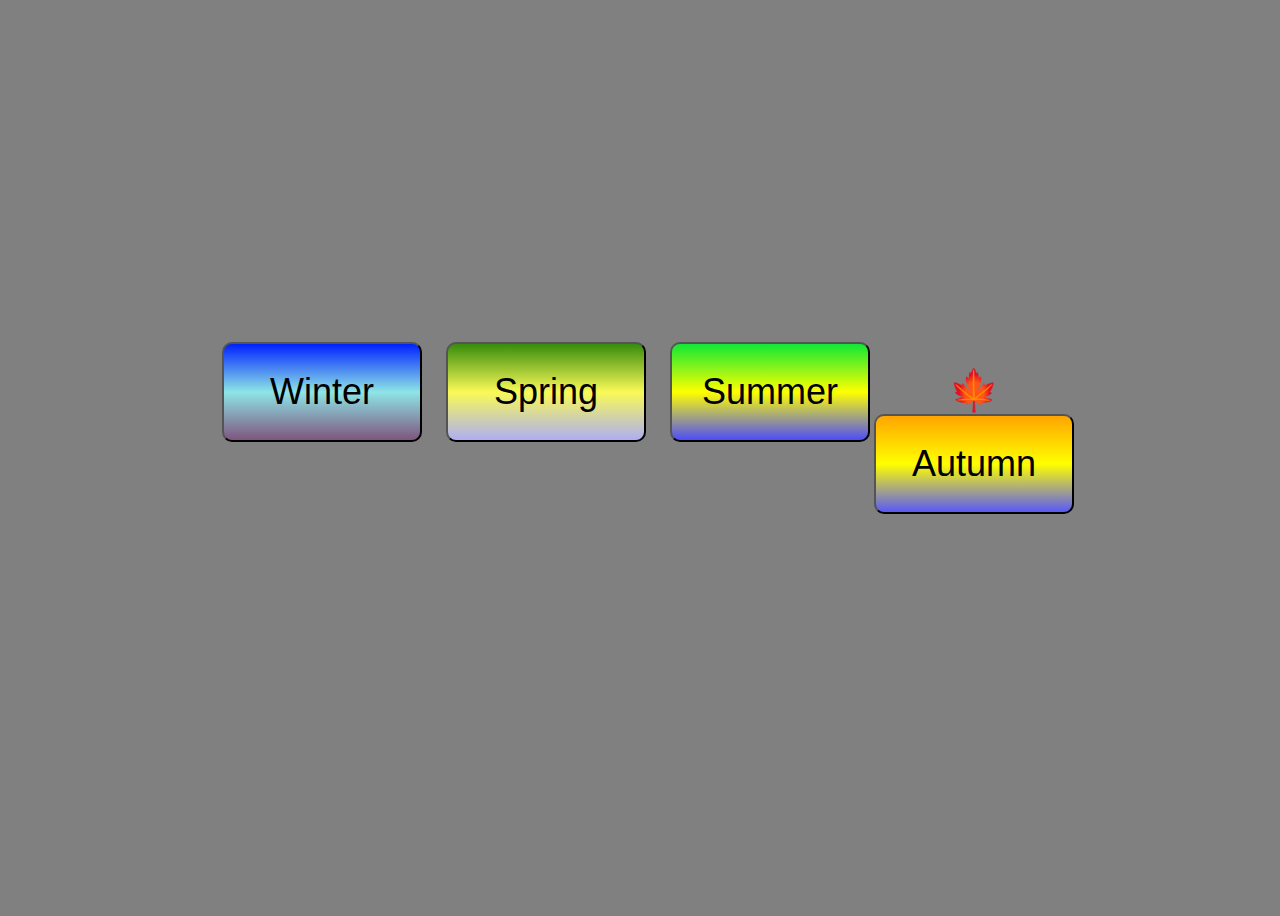
<file: Control Work/index.html>
<!doctype html>
<html lang="en">
<head>

  <meta charset="UTF-8">
  <meta
    name="viewport"
    content="width=device-width, user-scalable=no, initial-scale=1.0, maximum-scale=1.0, minimum-scale=1.0"
  >
  <meta http-equiv="X-UA-Compatible" content="ie=edge">


  <title>Control Work 8</title>

  <link rel="stylesheet" href="style/style.css">
  <link rel="stylesheet" href="style/main.css">

</head>
<body>

  <div class="container">
    <div class="seasons">
      <button class="season"  id="winter">Winter</button>
      <button class="season"  id="spring">Spring</button>
      <button class="season"  id="summer">Summer</button>
      <div style="display:inline-flex; flex-direction:column; align-items:center;">
        <span style="font-size:40px;">🍁</span>
        <button class="season" id="autumn">Autumn</button>
      </div>
    </div>
    <div class="monthes"></div>
  </div>


  <script src="js/main.js"></script>
</body>
</html>
</file>
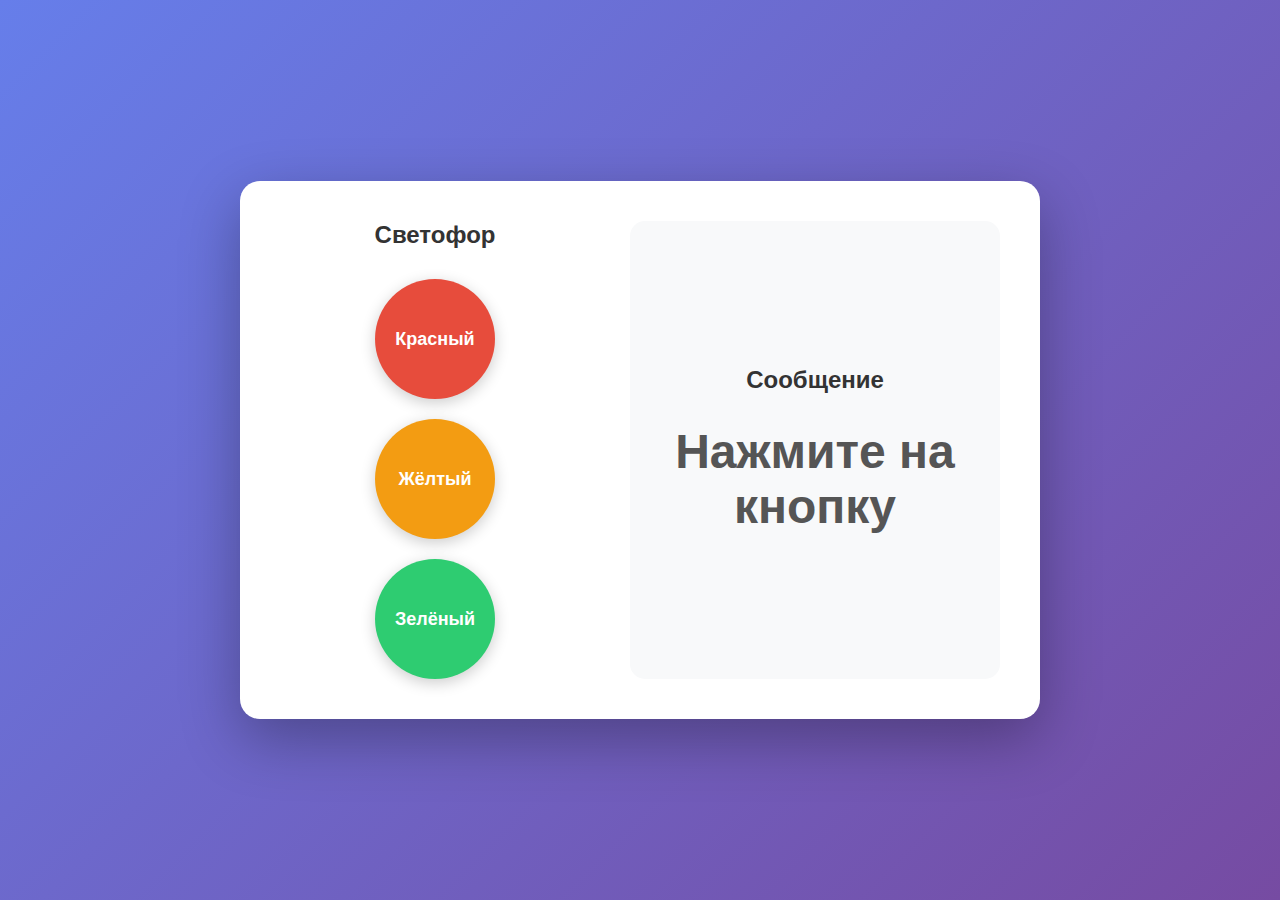
<file: HomeWork1(3)Frontend/index.html>
<!doctype html>
<html lang="en">
<head>

  <meta charset="UTF-8">
  <meta
    name="viewport"
    content="width=device-width, user-scalable=no, initial-scale=1.0, maximum-scale=1.0, minimum-scale=1.0"
  >
  <meta http-equiv="X-UA-Compatible" content="ie=edge">

  <title>HomeWork</title>
  <link rel="stylesheet" href="css/style.css">

</head>
<body>
  <div class="container">
    <div class="traffic-light">
      <h2>Светофор</h2>
      <button class="light-button red-light" id="redButton">Красный</button>
      <button class="light-button yellow-light" id="yellowButton">Жёлтый</button>
      <button class="light-button green-light" id="greenButton">Зелёный</button>
    </div>

    <div class="message-display">
      <h2>Сообщение</h2>
      <div class="message-text" id="messageText">Нажмите на кнопку</div>
    </div>
  </div>

<script src="js/main.js"></script>
</body>
</html>
</file>
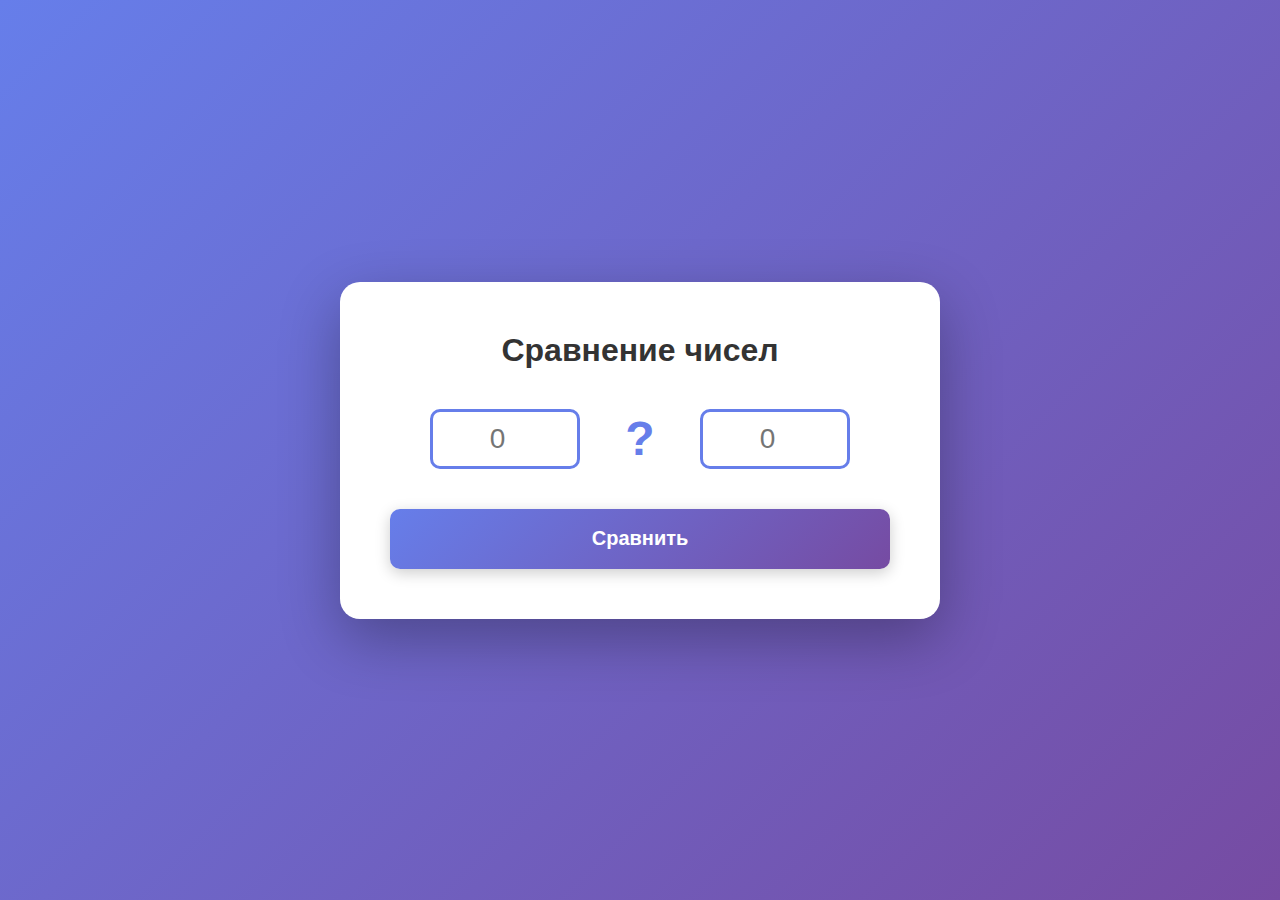
<file: HomeWork2(3)Frontend/index.html>
<!doctype html>
<html lang="en">
<head>

  <meta charset="UTF-8">
  <meta
    name="viewport"
    content="width=device-width, user-scalable=no, initial-scale=1.0, maximum-scale=1.0, minimum-scale=1.0"
  >
  <meta http-equiv="X-UA-Compatible" content="ie=edge">

  <title>HomeWork</title>
  <link rel="stylesheet" href="css/style.css">

</head>
<body>

  <div class="glavniy-blok">
    <h1>Сравнение чисел</h1>

    <div class="oblast-sravneniya">
      <input type="number" class="pole-chisla" id="pervoe-chislo" placeholder="0">
      <div class="znak-rezultata" id="znak-rezultata">?</div>
      <input type="number" class="pole-chisla" id="vtoroe-chislo" placeholder="0">
    </div>

    <button class="knopka-sravnit" id="knopka-sravnit">Сравнить</button>
  </div>

<script src="js/main.js"></script>
</body>
</html>
</file>
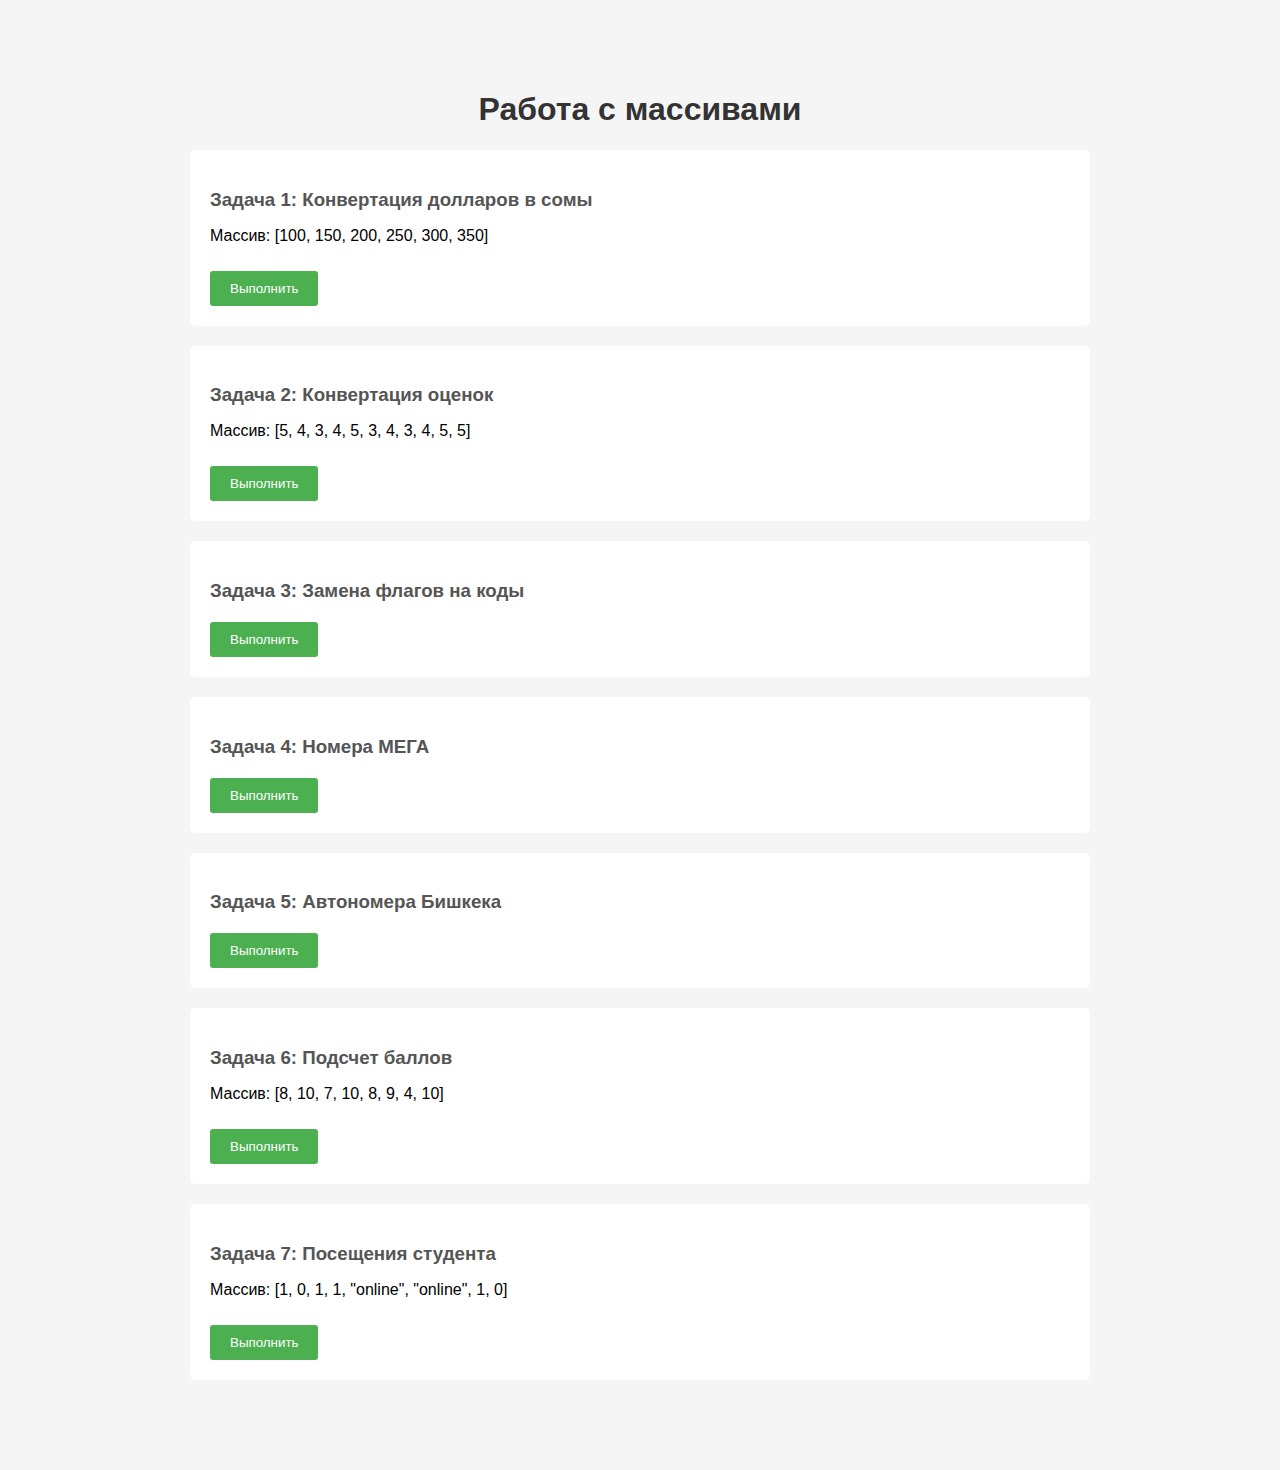
<file: HomeWork4(3)Frontend/index.html>
<!doctype html>
<html lang="en">
<head>

  <meta charset="UTF-8">
  <meta
    name="viewport"
    content="width=device-width, user-scalable=no, initial-scale=1.0, maximum-scale=1.0, minimum-scale=1.0"
  >
  <meta http-equiv="X-UA-Compatible" content="ie=edge">

  <title>HomeWork</title>
  <link rel="stylesheet" href="style/style.css">

</head>
<body>
  <h1> Работа с массивами</h1>

  <div class="task">
    <h3>Задача 1: Конвертация долларов в сомы</h3>
    <p>Массив: [100, 150, 200, 250, 300, 350]</p>
    <button onclick="task1()">Выполнить</button>
    <div class="result" id="result1"></div>
  </div>

  <div class="task">
    <h3>Задача 2: Конвертация оценок</h3>
    <p>Массив: [5, 4, 3, 4, 5, 3, 4, 3, 4, 5, 5]</p>
    <button onclick="task2()">Выполнить</button>
    <div class="result" id="result2"></div>
  </div>

  <div class="task">
    <h3>Задача 3: Замена флагов на коды</h3>
    <button onclick="task3()">Выполнить</button>
    <div class="result" id="result3"></div>
  </div>

  <div class="task">
    <h3>Задача 4: Номера МЕГА</h3>
    <button onclick="task4()">Выполнить</button>
    <div class="result" id="result4"></div>
  </div>

  <div class="task">
    <h3>Задача 5: Автономера Бишкека</h3>
    <button onclick="task5()">Выполнить</button>
    <div class="result" id="result5"></div>
  </div>

  <div class="task">
    <h3>Задача 6: Подсчет баллов</h3>
    <p>Массив: [8, 10, 7, 10, 8, 9, 4, 10]</p>
    <button onclick="task6()">Выполнить</button>
    <div class="result" id="result6"></div>
  </div>

  <div class="task">
    <h3>Задача 7: Посещения студента</h3>
    <p>Массив: [1, 0, 1, 1, "online", "online", 1, 0]</p>
    <button onclick="task7()">Выполнить</button>
    <div class="result" id="result7"></div>
  </div>

<script src="js/main.js"></script>
</body>
</html>
</file>
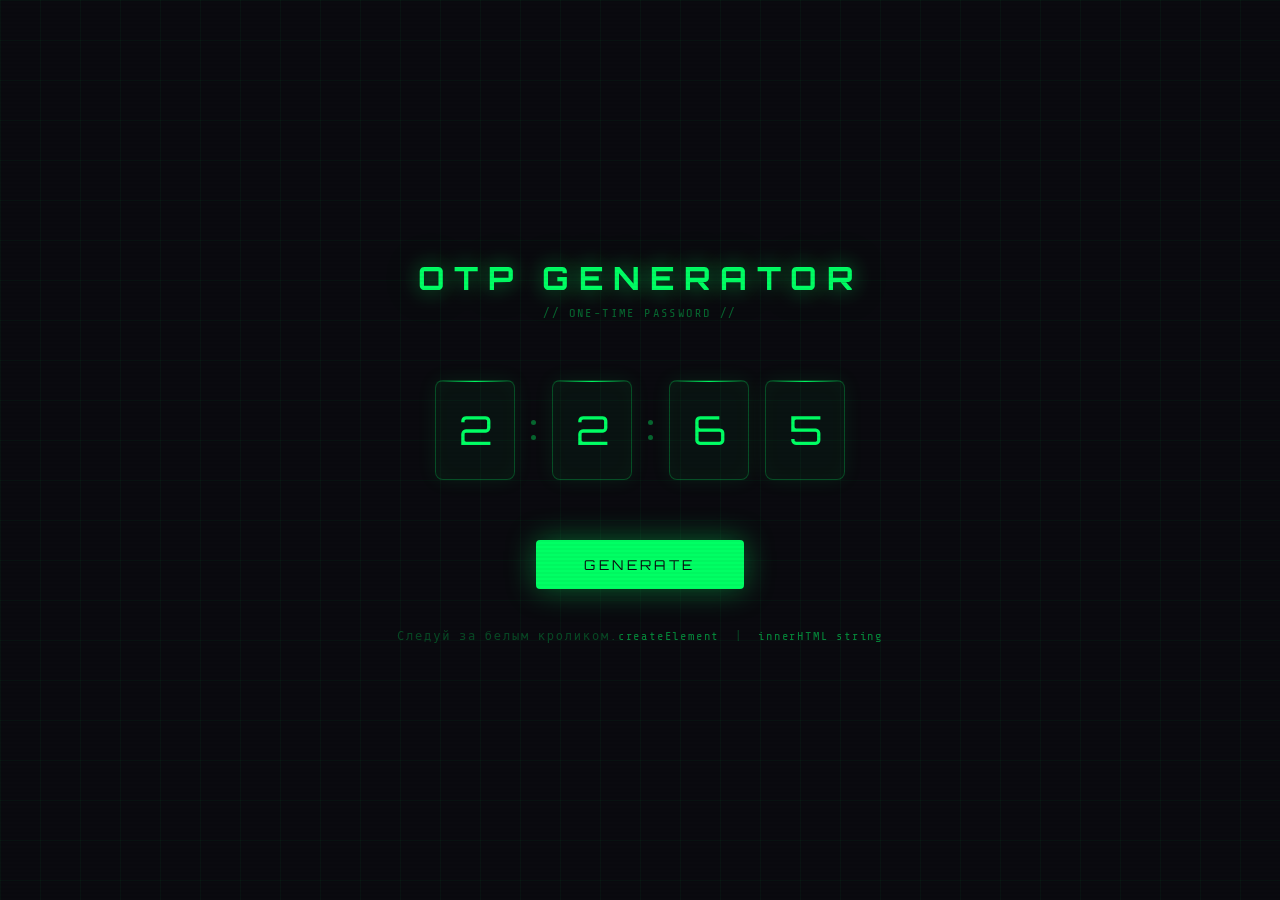
<file: HomeWorkFrontend5(3)/index.html>
<!doctype html>
<html lang="en">
<head>

  <meta charset="UTF-8">
  <meta
    name="viewport"
    content="width=device-width, user-scalable=no, initial-scale=1.0, maximum-scale=1.0, minimum-scale=1.0"
  >
  <meta http-equiv="X-UA-Compatible" content="ie=edge">

  <title>Home Work 5</title>
  <link rel="stylesheet" href="style/style.css">
  <link href="https://fonts.googleapis.com/css2?family=Share+Tech+Mono&family=Orbitron:wght@700&display=swap" rel="stylesheet"/>


</head>
<body>

  <div class="wrapper">
    <h1 class="title">OTP GENERATOR</h1>
    <p class="subtitle">// ONE-TIME PASSWORD //</p>

    <div class="otp-container" id="otpContainer"></div>

    <button class="btn" onclick="generateOTP()">GENERATE</button>

    <p class="method-label">
       Следуй за белым кроликом.<span>createElement</span> &nbsp;|&nbsp; <span>innerHTML string</span>
    </p>
  </div>




<script src="js/main.js"></script>
</body>
</html>
</file>
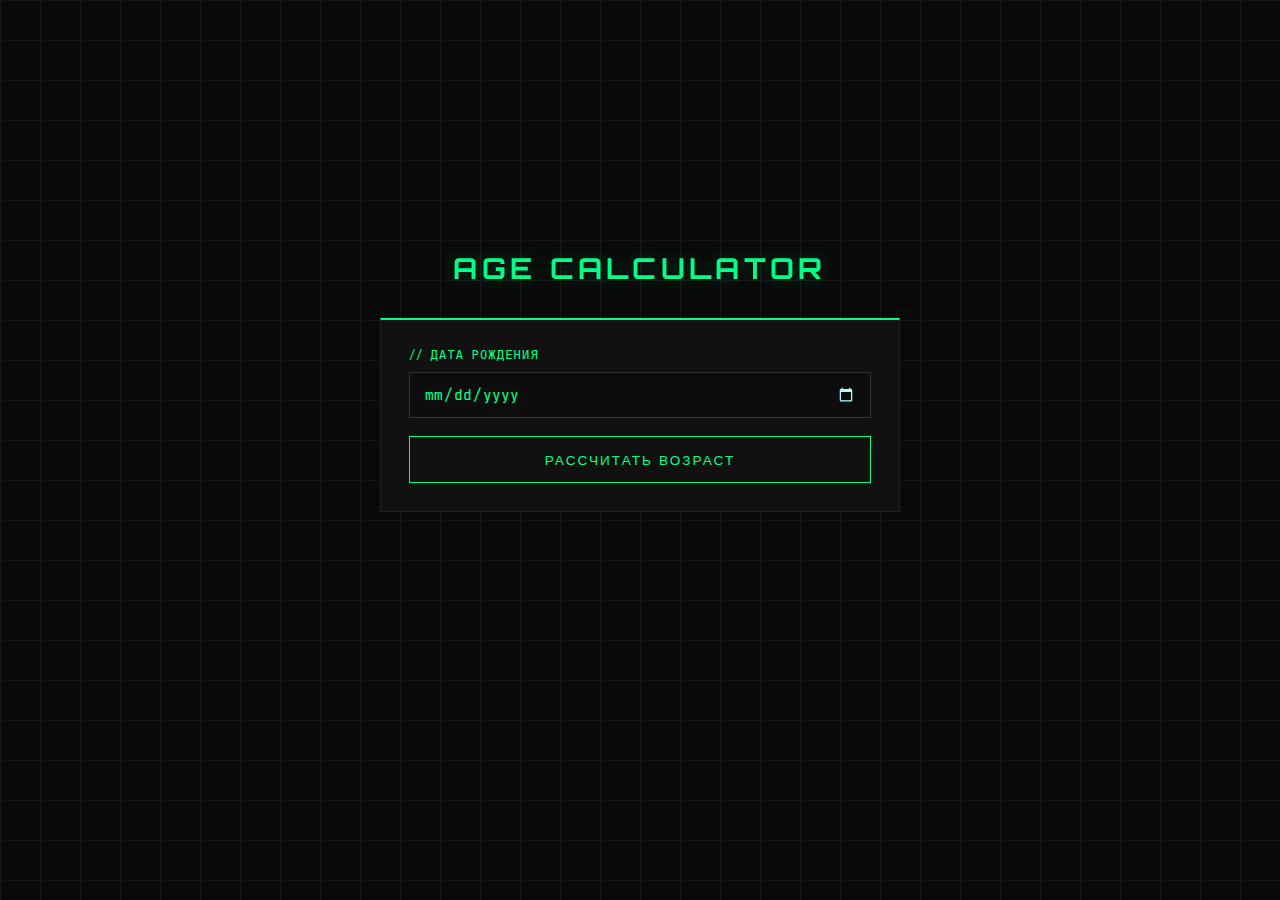
<file: HomeWorkFrontend6(3)/Index.html>
<!doctype html>
<html lang="en">
<head>

  <meta charset="UTF-8">
  <meta
    name="viewport"
    content="width=device-width, user-scalable=no, initial-scale=1.0, maximum-scale=1.0, minimum-scale=1.0"
  >
  <meta http-equiv="X-UA-Compatible" content="ie=edge">

  <title>Home Work 6</title>
  <link rel="stylesheet" href="style/style.css">
  <link
    href="https://fonts.googleapis.com/css2?family=Share+Tech+Mono&family=Orbitron:wght@700&display=swap"
    rel="stylesheet"
  />

</head>
<body>

<div class="container">

  <h1 class="page-title">AGE CALCULATOR</h1>

  <div class="input-card">
    <label class="date-label" for="birthdate">// ДАТА РОЖДЕНИЯ</label>
    <input class="date-input-field" type="date" id="birthdate"/>
    <button class="calculate-btn" id="calculate-btn">РАССЧИТАТЬ ВОЗРАСТ</button>
    <span class="error-message" id="error-message"></span>
  </div>

  <div class="result-grid">
    <div class="result-card" id="card-years">
      <span class="result-card-value" id="result-years">--</span>
      <span class="result-card-label">ЛЕТ</span>
    </div>
    <div class="result-card" id="card-months">
      <span class="result-card-value" id="result-months">--</span>
      <span class="result-card-label">МЕСЯЦЕВ</span>
    </div>
    <div class="result-card" id="card-days">
      <span class="result-card-value" id="result-days">--</span>
      <span class="result-card-label">ДНЕЙ</span>
    </div>
  </div>

</div>

<script src="js/main.js"></script>
</body>
</html>
</file>
<file: Control Work/style/style.css>
#winter{
  background-image: -webkit-repeating-linear-gradient(#0021ff, rgba(24, 216, 220, 0.45), rgba(73, 12, 73, 0.68));

}
#spring{
  background-image: -webkit-repeating-linear-gradient(#378c0c, rgba(255, 255, 0, 0.64), rgba(0, 0, 255, 0.27));

}
#autumn{
  background-image: -webkit-repeating-linear-gradient(orange , yellow , rgba(0, 0, 255, 0.63));
}
#summer{
  background-image: -webkit-repeating-linear-gradient(#10e834, yellow , rgba(0, 0, 255, 0.68));

}
</file>
<file: Control Work/style/main.css>
body{
  width: 100vw;
  height: 100vh;
  display: flex;
  align-items: center;
  justify-content: center;
  overflow: hidden;
  background-color: gray;
  background-repeat: no-repeat;
  background-position: center;
  background-size: cover;
}
.seasons + .seasons{
  margin-left: 30px;
  display: flex;
  align-items: flex-end;
}

.season{
  width: 200px;
  height: 100px;
  border-radius: 10px;
  font-size: 36px;
}

.container {
  display: flex;
  flex-direction: column;
  align-items: center;
  gap: 30px;
}

.monthes {
  margin-top: 30px;
}

.season + .season {
  margin-left: 20px;
}
</file>
<file: HomeWork1(3)Frontend/css/style.css>
* {
  margin: 0;
  padding: 0;
  box-sizing: border-box;
}

body {
  font-family: 'Segoe UI', Tahoma, Geneva, Verdana, sans-serif;
  background: linear-gradient(135deg, #667eea 0%, #764ba2 100%);
  min-height: 100vh;
  display: flex;
  justify-content: center;
  align-items: center;
  padding: 20px;
}

.container {
  background: white;
  border-radius: 20px;
  padding: 40px;
  box-shadow: 0 20px 60px rgba(0, 0, 0, 0.3);
  display: flex;
  gap: 40px;
  max-width: 800px;
  width: 100%;
}

.traffic-light {
  flex: 1;
  display: flex;
  flex-direction: column;
  gap: 20px;
  align-items: center;
}

.traffic-light h2 {
  color: #333;
  margin-bottom: 10px;
  font-size: 24px;
}

.light-button {
  width: 120px;
  height: 120px;
  border: none;
  border-radius: 50%;
  cursor: pointer;
  font-size: 18px;
  font-weight: bold;
  color: white;
  transition: all 0.3s ease;
  box-shadow: 0 4px 15px rgba(0, 0, 0, 0.2);
}

.light-button:hover {
  transform: scale(1.1);
  box-shadow: 0 6px 20px rgba(0, 0, 0, 0.3);
}

.light-button:active {
  transform: scale(1.05);
}

.red-light {
  background: #e74c3c;
}

.red-light:hover {
  background: #c0392b;
}

.yellow-light {
  background: #f39c12;
}

.yellow-light:hover {
  background: #d68910;
}

.green-light {
  background: #2ecc71;
}

.green-light:hover {
  background: #27ae60;
}

.message-display {
  flex: 1;
  display: flex;
  flex-direction: column;
  justify-content: center;
  align-items: center;
  background: #f8f9fa;
  border-radius: 15px;
  padding: 30px;
  min-height: 400px;
}

.message-display h2 {
  color: #333;
  margin-bottom: 30px;
  font-size: 24px;
}

.message-text {
  font-size: 48px;
  font-weight: bold;
  color: #555;
  text-align: center;
  animation: fadeIn 0.5s ease;
}

@keyframes fadeIn {
  from {
    opacity: 0;
    transform: translateY(-10px);
  }
  to {
    opacity: 1;
    transform: translateY(0);
  }
}
</file>
<file: HomeWork2(3)Frontend/css/style.css>
* {
  margin: 0;
  padding: 0;
  box-sizing: border-box;
}

body {
  font-family: 'Segoe UI', Tahoma, Geneva, Verdana, sans-serif;
  background: linear-gradient(135deg, #667eea 0%, #764ba2 100%);
  min-height: 100vh;
  display: flex;
  justify-content: center;
  align-items: center;
  padding: 20px;
}

.glavniy-blok {
  background: white;
  border-radius: 20px;
  padding: 50px;
  box-shadow: 0 20px 60px rgba(0, 0, 0, 0.3);
  max-width: 600px;
  width: 100%;
}

h1 {
  text-align: center;
  color: #333;
  margin-bottom: 40px;
  font-size: 32px;
}

.oblast-sravneniya {
  display: flex;
  align-items: center;
  justify-content: center;
  gap: 30px;
  margin-bottom: 40px;
}

.pole-chisla {
  width: 150px;
  height: 60px;
  font-size: 28px;
  text-align: center;
  border: 3px solid #667eea;
  border-radius: 10px;
  padding: 10px;
  outline: none;
  transition: all 0.3s ease;
}

.pole-chisla:focus {
  border-color: #764ba2;
  box-shadow: 0 0 15px rgba(102, 126, 234, 0.3);
}

.znak-rezultata {
  font-size: 48px;
  font-weight: bold;
  color: #667eea;
  min-width: 60px;
  text-align: center;
}

.knopka-sravnit {
  width: 100%;
  height: 60px;
  background: linear-gradient(135deg, #667eea 0%, #764ba2 100%);
  color: white;
  border: none;
  border-radius: 10px;
  font-size: 20px;
  font-weight: bold;
  cursor: pointer;
  transition: all 0.3s ease;
  box-shadow: 0 4px 15px rgba(0, 0, 0, 0.2);
}

.knopka-sravnit:hover {
  transform: translateY(-2px);
  box-shadow: 0 6px 20px rgba(0, 0, 0, 0.3);
}

.knopka-sravnit:active {
  transform: translateY(0);
}
</file>
<file: HomeWork4(3)Frontend/style/style.css>
body {
  font-family: Arial, sans-serif;
  max-width: 900px;
  margin: 50px auto;
  padding: 20px;
  background-color: #f5f5f5;
}

h1 {
  text-align: center;
  color: #333;
}

.task {
  background: white;
  padding: 20px;
  margin-bottom: 20px;
  border-radius: 5px;
}

.task h3 {
  color: #555;
  margin-bottom: 10px;
}

button {
  background-color: #4CAF50;
  color: white;
  padding: 10px 20px;
  border: none;
  border-radius: 3px;
  cursor: pointer;
  margin-top: 10px;
}

button:hover {
  background-color: #45a049;
}

.result {
  margin-top: 15px;
  padding: 10px;
  background-color: #f9f9f9;
  border-left: 3px solid #4CAF50;
  display: none;
}

.show {
  display: block;
}
</file>
<file: HomeWorkFrontend5(3)/style/style.css>
*, *::before, *::after {
  box-sizing: border-box;
  margin: 0;
  padding: 0;
}

body {
  min-height: 100vh;
  background: #0a0a0f;
  display: flex;
  flex-direction: column;
  align-items: center;
  justify-content: center;
  font-family: 'Share Tech Mono', monospace;
  color: #e0ffe0;
  overflow: hidden;
}

body::before {
  content: '';
  position: fixed;
  inset: 0;
  background-image:
    linear-gradient(rgba(0, 255, 100, 0.04) 1px, transparent 1px),
    linear-gradient(90deg, rgba(0, 255, 100, 0.04) 1px, transparent 1px);
  background-size: 40px 40px;
  animation: gridMove 8s linear infinite;
  pointer-events: none;
}

@keyframes gridMove {
  0%   { transform: translateY(0); }
  100% { transform: translateY(40px); }
}

.wrapper {
  position: relative;
  z-index: 1;
  text-align: center;
}

.title {
  font-family: 'Orbitron', sans-serif;
  font-size: clamp(1.2rem, 4vw, 2rem);
  letter-spacing: 0.3em;
  color: #00ff64;
  text-shadow: 0 0 20px #00ff6480, 0 0 60px #00ff6430;
  margin-bottom: 8px;
}

.subtitle {
  font-size: 0.75rem;
  letter-spacing: 0.2em;
  color: #00ff6460;
  margin-bottom: 60px;
}

.otp-container {
  display: flex;
  gap: 16px;
  justify-content: center;
  margin-bottom: 60px;
}

.otp-block {
  width: 80px;
  height: 100px;
  border: 1px solid #00ff6440;
  border-radius: 8px;
  display: flex;
  align-items: center;
  justify-content: center;
  font-size: 2.5rem;
  font-family: 'Orbitron', sans-serif;
  color: #00ff64;
  background: rgba(0, 255, 100, 0.04);
  box-shadow: 0 0 20px #00ff6415, inset 0 0 20px #00ff6408;
  position: relative;
  transition: transform 0.1s;
}

.otp-block::before {
  content: '';
  position: absolute;
  top: 0;
  left: 0;
  right: 0;
  height: 1px;
  background: linear-gradient(90deg, transparent, #00ff64, transparent);
}

.otp-block.animate {
  animation: flip 0.4s ease;
}

@keyframes flip {
  0%   { transform: scaleY(1); opacity: 1; }
  40%  { transform: scaleY(0); opacity: 0; }
  60%  { transform: scaleY(0); opacity: 0; }
  100% { transform: scaleY(1); opacity: 1; }
}

.separator {
  display: flex;
  flex-direction: column;
  gap: 10px;
  align-items: center;
  justify-content: center;
}

.dot {
  width: 5px;
  height: 5px;
  border-radius: 50%;
  background: #00ff6460;
}

.btn {
  position: relative;
  padding: 16px 48px;
  font-family: 'Orbitron', sans-serif;
  font-size: 0.85rem;
  letter-spacing: 0.25em;
  color: #0a0a0f;
  background: #00ff64;
  border: none;
  border-radius: 4px;
  cursor: pointer;
  overflow: hidden;
  transition: box-shadow 0.3s, transform 0.1s;
  box-shadow: 0 0 30px #00ff6460;
}

.btn:hover {
  box-shadow: 0 0 50px #00ff6490;
}

.btn:active {
  transform: scale(0.97);
}

.btn::after {
  content: '';
  position: absolute;
  top: -50%;
  left: -60%;
  width: 40%;
  height: 200%;
  background: rgba(255, 255, 255, 0.3);
  transform: skewX(-20deg);
  transition: left 0.4s;
}

.btn:hover::after {
  left: 130%;
}

.method-label {
  margin-top: 40px;
  font-size: 0.75rem;
  letter-spacing: 0.15em;
  color: #00ff6440;
}

.method-label span {
  color: #00ff6480;
}

body::after {
  content: '';
  position: fixed;
  inset: 0;
  background: repeating-linear-gradient(
    0deg,
    transparent,
    transparent 2px,
    rgba(0, 0, 0, 0.03) 2px,
    rgba(0, 0, 0, 0.03) 4px
  );
  pointer-events: none;
  z-index: 999;
}
</file>
<file: HomeWorkFrontend6(3)/style/style.css>
*, *::before, *::after {
  box-sizing: border-box;
  margin: 0;
  padding: 0;
}

:root {
  --green: #00ff88;
  --green-dim: #00ff8844;
  --bg: #0a0a0a;
  --card-bg: #111;
  --border: #1a1a1a;
  --text: #ccc;
  --error: #ff4455;
}

body {
  background-color: var(--bg);
  font-family: 'Share Tech Mono', monospace;
  color: var(--text);
  min-height: 100vh;
  display: flex;
  flex-direction: column;
  align-items: center;
  justify-content: center;
  padding: 20px;
}

body::before {
  content: '';
  position: fixed;
  inset: 0;
  background-image: linear-gradient(var(--border) 1px, transparent 1px),
  linear-gradient(90deg, var(--border) 1px, transparent 1px);
  background-size: 40px 40px;
  pointer-events: none;
  z-index: 0;
}

body::after {
  content: '';
  position: fixed;
  inset: 0;
  background: repeating-linear-gradient(
    0deg,
    transparent,
    transparent 2px,
    rgba(0, 0, 0, 0.15) 2px,
    rgba(0, 0, 0, 0.15) 4px
  );
  pointer-events: none;
  z-index: 0;
}

.container {
  position: relative;
  z-index: 1;
  width: 100%;
  max-width: 520px;
}

.page-title {
  font-family: 'Orbitron', sans-serif;
  font-size: clamp(1.2rem, 4vw, 1.8rem);
  color: var(--green);
  text-align: center;
  letter-spacing: 0.15em;
  margin-bottom: 32px;
  text-shadow: 0 0 20px var(--green-dim);
}

.input-card {
  background: var(--card-bg);
  border: 1px solid #222;
  border-top: 2px solid var(--green);
  padding: 28px;
  margin-bottom: 24px;
  position: relative;
}

.input-card::before {
  content: '';
  position: absolute;
  top: -2px;
  left: 0;
  right: 0;
  height: 2px;
  background: linear-gradient(90deg, transparent, var(--green), transparent);
}

.date-label {
  display: block;
  font-size: 0.75rem;
  color: var(--green);
  letter-spacing: 0.1em;
  margin-bottom: 10px;
}

.date-input-field {
  width: 100%;
  background: #0d0d0d;
  border: 1px solid #333;
  color: var(--green);
  font-family: 'Share Tech Mono', monospace;
  font-size: 1rem;
  padding: 12px 14px;
  outline: none;
  transition: border-color 0.2s;
  cursor: pointer;
}

.date-input-field:focus {
  border-color: var(--green);
  box-shadow: 0 0 10px var(--green-dim);
}
 /*Календарь*/
.date-input-field::-webkit-calendar-picker-indicator {
  filter: invert(1) sepia(1) saturate(5) hue-rotate(100deg);
  cursor: pointer;
}

.calculate-btn {
  width: 100%;
  margin-top: 18px;
  padding: 14px;
  background: transparent;
  border: 1px solid var(--green);
  color: var(--green);
  font-family: 'Orbitron', sans-serif;
  font-size: 0.85rem;
  letter-spacing: 0.15em;
  cursor: pointer;
  transition: background 0.2s, box-shadow 0.2s;
  position: relative;
  overflow: hidden;
}

.calculate-btn:hover {
  background: var(--green-dim);
  box-shadow: 0 0 20px var(--green-dim);
}

.calculate-btn:active {
  transform: scale(0.98);
}

 /*блик*/
.calculate-btn::after {
  content: '';
  position: absolute;
  top: 0;
  left: -100%;
  width: 60%;
  height: 100%;
  background: linear-gradient(90deg, transparent, rgba(0, 255, 136, 0.15), transparent);
  transition: left 0.4s;
}

.calculate-btn:hover::after {
  left: 150%;
}

.error-message {
  display: none;
  color: var(--error);
  font-size: 0.8rem;
  margin-top: 10px;
  letter-spacing: 0.05em;
}

.error-message.visible {
  display: block;
}

.result-grid {
  display: grid;
  grid-template-columns: repeat(3, 1fr);
  gap: 14px;
}

.result-card {
  background: var(--card-bg);
  border: 1px solid #222;
  border-top: 2px solid var(--green);
  padding: 20px 14px;
  text-align: center;
  position: relative;
  opacity: 0;
  transform: translateY(10px);
  transition: opacity 0.4s, transform 0.4s;
}

.result-card.visible {
  opacity: 1;
  transform: translateY(0);
}

.result-card::before {
  content: '';
  position: absolute;
  top: -2px;
  left: 0;
  right: 0;
  height: 2px;
  background: linear-gradient(90deg, transparent, var(--green), transparent);
}

.result-card-value {
  font-family: 'Orbitron', sans-serif;
  font-size: clamp(1.6rem, 5vw, 2.4rem);
  color: var(--green);
  text-shadow: 0 0 15px var(--green-dim);
  display: block;
  margin-bottom: 6px;
}

.result-card-label {
  font-size: 0.7rem;
  letter-spacing: 0.12em;
  color: #555;
  text-transform: uppercase;
}
</file>
